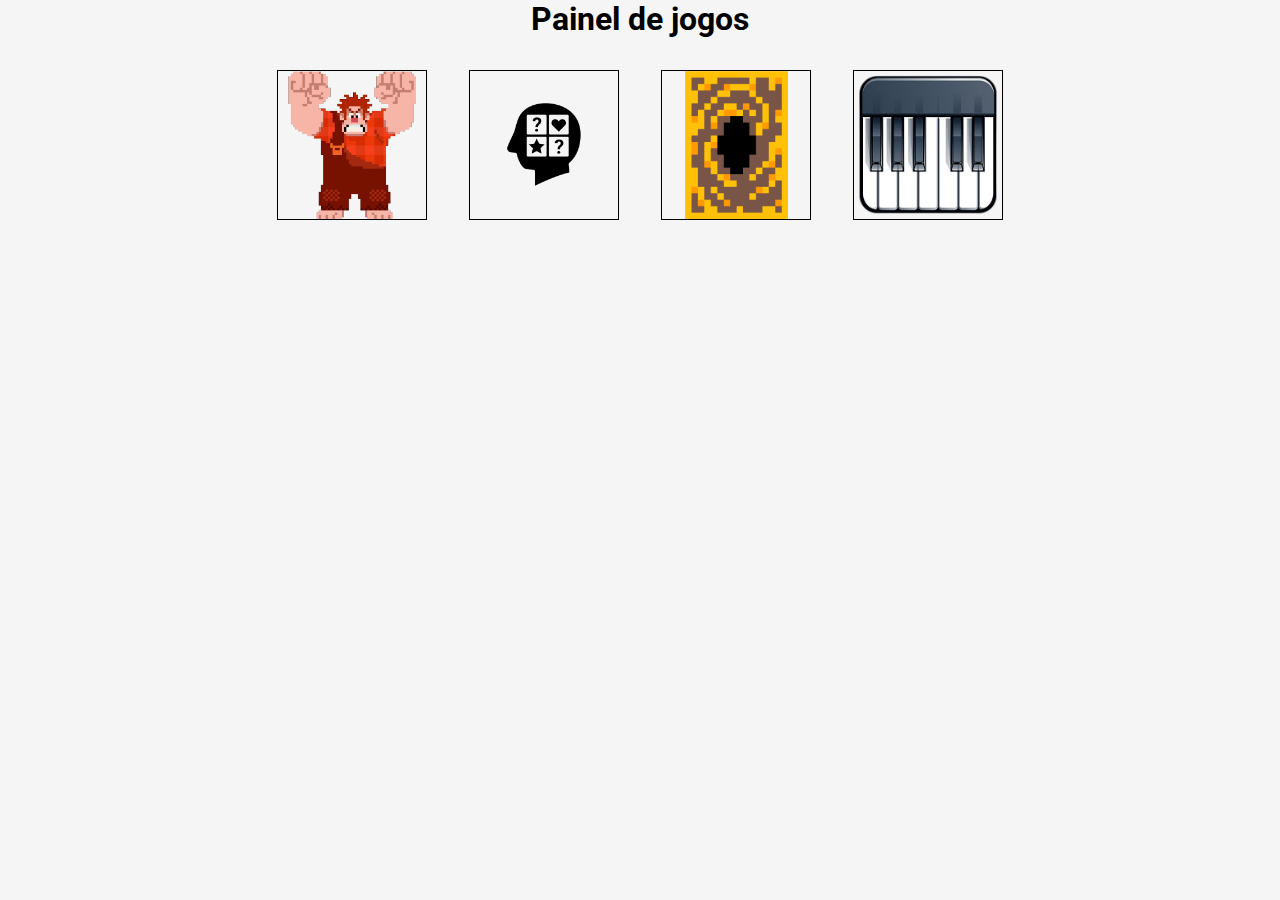
<file: index.html>
<!DOCTYPE html>
<html lang="pt-BR">
<head>
  <meta charset="UTF-8">
  <meta name="viewport" content="width=device-width, initial-scale=1.0">
  
  <link href="https://fonts.googleapis.com/css2?family=Roboto:wght@400;700&display=swap" rel="stylesheet">
  
  <link rel="stylesheet" href="./src/styles/main.css">
  <title>Painel de jogos</title>
</head>
<body>
  <div id="painel" class="container">
    <h1>Painel de jogos</h1>
    <div class="game-container">
      <div id="DetonaRalph" class="game">
        <img src="./src/images/ralph.png" alt="Atalho para o jogo Detona Ralph" >
      </div>
      <div id="JogoDaMemoria" class="game">
        <img src="./src/images/memoria.png" alt="Atalho para o jogo da memória" >
      </div>
      <div id="Jokenpô - Yu-Gi" class="game">
        <img src="./src/images/jokenpo.png" alt="Atalho para o jogo Jokenpô" >
      </div>
      <div id="SimuladorPiano" class="game">
        <img src="./src/images/piano.png" alt="Atalho para o piano virtual " >
      </div>
    </div>
  </div>

  <div id="render-game"></div>
  <script src="./src/scripts/main.js"></script>
</body>
</html>
</file>
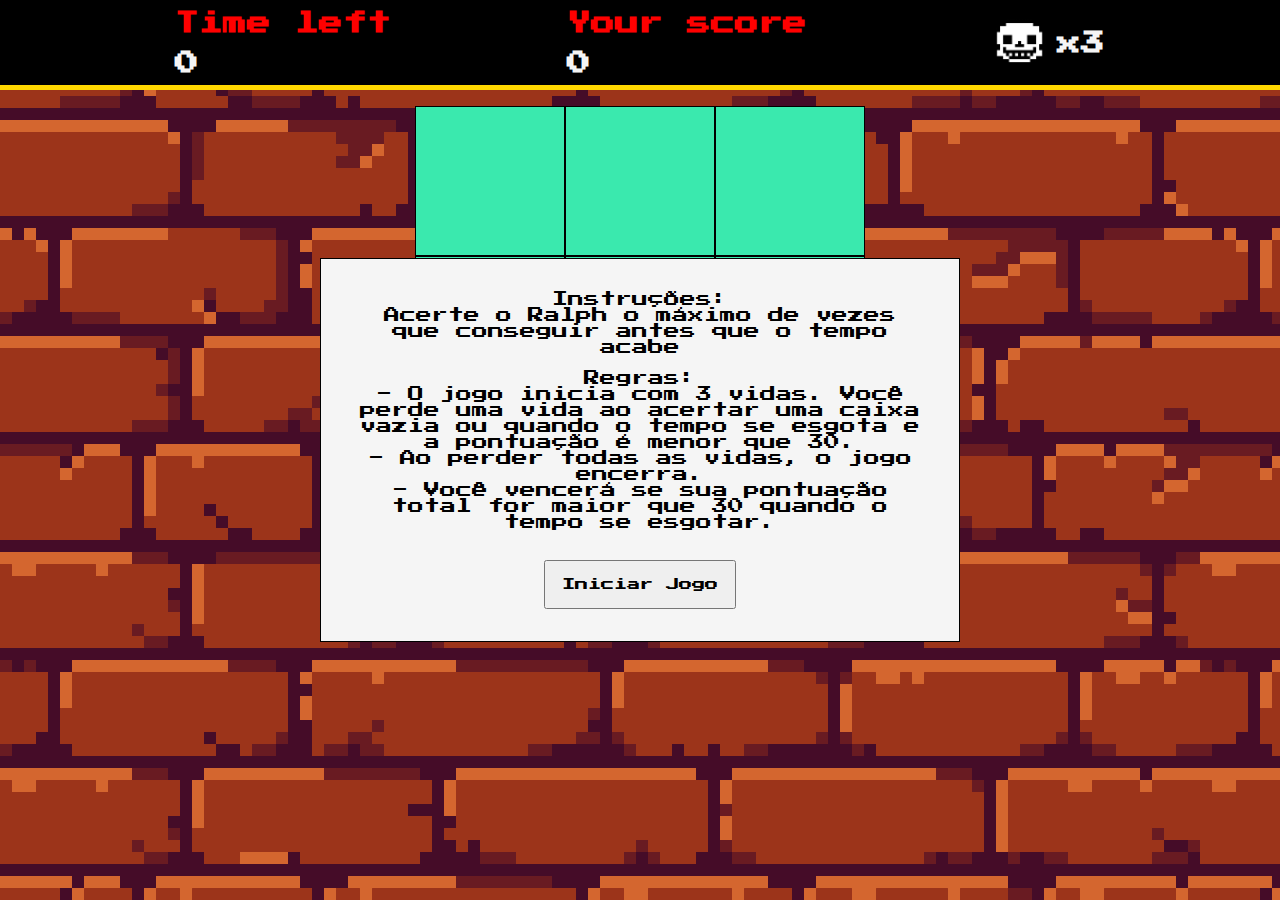
<file: desenvolvimento jogos/DetonaRalph/index.html>
<!DOCTYPE html>
<html lang="pt-BR">
  <head>
    <meta charset="UTF-8" />
    <meta name="viewport" content="width=device-width, initial-scale=1.0" />
    <title>Detona Ralph</title>
    <link rel="icon" href="./src/images/favicon.png" type="image/x-icon" />
    <link rel="stylesheet" href="./src/styles/main.css" />
    <link rel="stylesheet" href="./src/styles/reset.css" />

    <link rel="preconnect" href="https://fonts.googleapis.com" />
    <link rel="preconnect" href="https://fonts.gstatic.com" crossorigin="" />
    <link
      href="https://fonts.googleapis.com/css2?family=Bebas+Neue&family=Press+Start+2P&display=swap"
      rel="stylesheet"
    />
  </head>
  <body>
    <div class="container">
      <div class="menu">
        <div class="menu-time">
          <h2 style="color: red">Time left</h2>
          <h2 id="time-left">0</h2>
        </div>
        <div class="menu-score">
          <h2 style="color: red">Your score</h2>
          <h2 id="score">0</h2>
        </div>
        <div class="menu-lives">
          <img
            src="./src/images/lives.png"
            alt="caveira sorrindo"
            style="width: 75px"
          />
          <h2 id="lives">x3</h2>
        </div>
      </div>
      <div class="panel">
        <div class="panel-row">
          <div class="square" id="1"></div>
          <div class="square" id="2"></div>
          <div class="square" id="3"></div>
        </div>

        <div class="panel-row">
          <div class="square" id="4"></div>
          <div class="square" id="5"></div>
          <div class="square" id="6"></div>
        </div>

        <div class="panel-row">
          <div class="square" id="7"></div>
          <div class="square" id="8"></div>
          <div class="square" id="9"></div>
        </div>
      </div>
    </div>

    <script defer src="./src/scripts/engine.js"></script>
  </body>
</html>
</file>
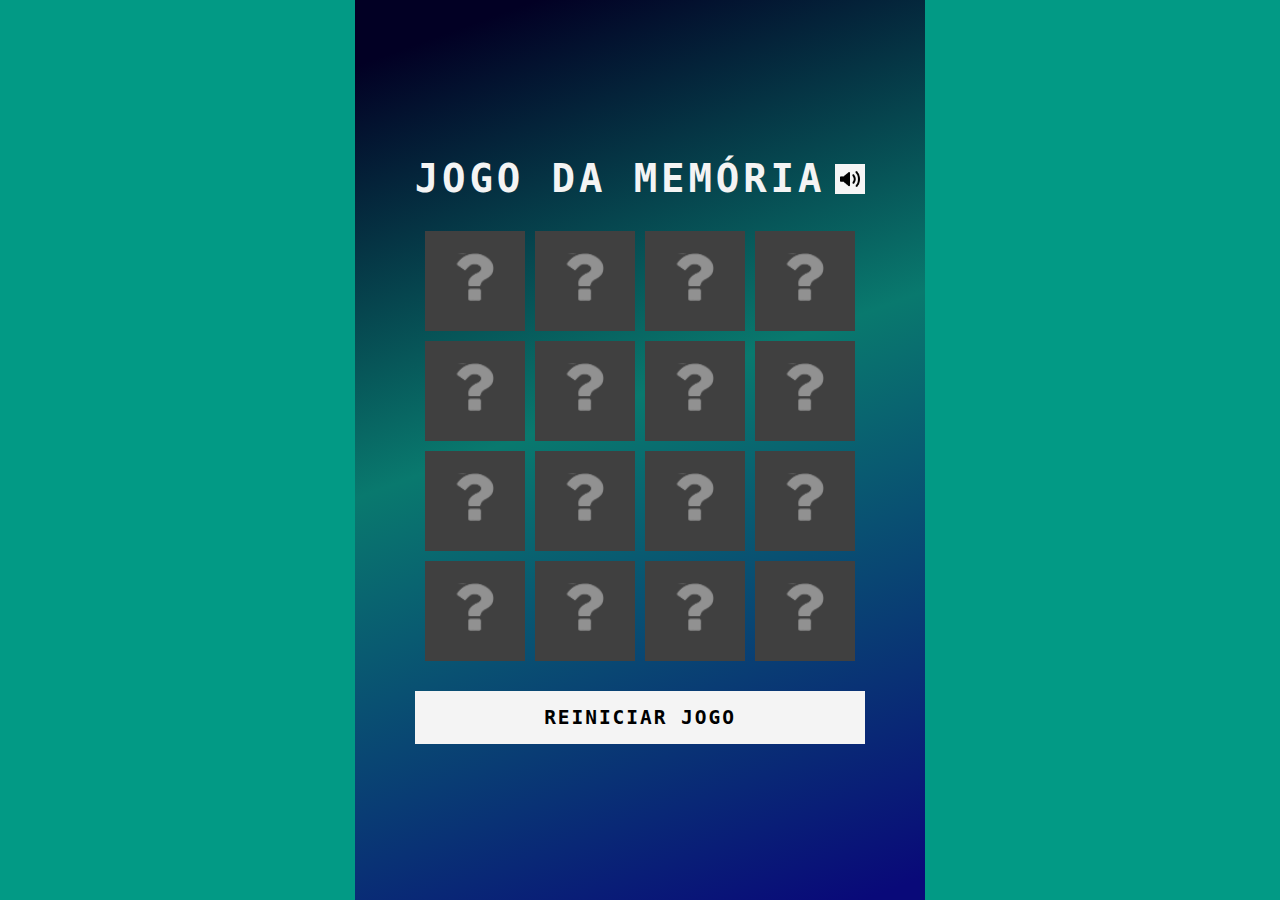
<file: desenvolvimento jogos/JogoDaMemoria/index.html>
<!DOCTYPE html>
<html lang="pt-BR">
<head>
  <meta charset="UTF-8">
  <meta name="viewport" content="width=device-width, initial-scale=1.0">
  <title>Jogo da Memória</title>
  <link rel="icon" href="./src/images/favicon.png" type="image/x-icon">
  <link rel="stylesheet" href="./src/styles/main.css">
  <link rel="stylesheet" href="./src/styles/reset.css">
</head>
<body>
  <div class="container">
    <div class="head">
      <h2>Jogo da Memória</h2>
      <div id="sound" style="background-color: #f5f5f5;" 
      class="unmuted"></div>
    </div>    
    <div class="game"></div>
    <button id="reset" class="reset" onclick="window.location.reload()">
      Reiniciar Jogo
    </button>
  </div>

  <script src="./src/scripts/engine.js"></script>
</body>
</html>
</file>
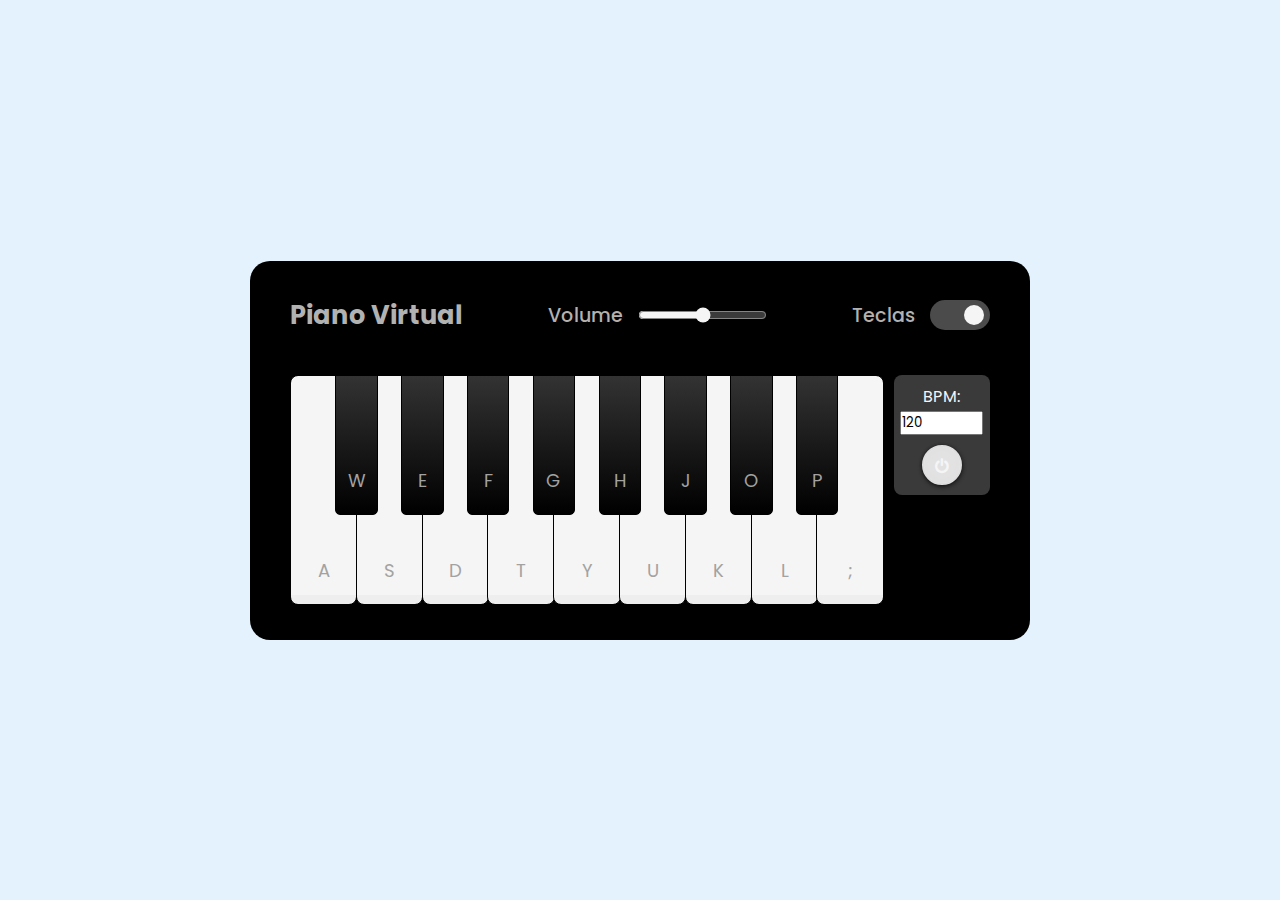
<file: desenvolvimento jogos/SimuladorPiano/index.html>
<!DOCTYPE html>
<html lang="pt-BR">
  <head>
    <meta charset="UTF-8" />
    <meta name="viewport" content="width=device-width, initial-scale=1.0" />
    <title>Simluador de Piano</title>
    <link rel="stylesheet" href="./src/styles/main.css" />
    <link rel="stylesheet" href="./src/styles/reset.css" />
    <link rel="icon" href="./src/images/favicon.png" type="image/x-icon" />

    <link rel="preconnect" href="https://fonts.googleapis.com" />
    <link rel="preconnect" href="https://fonts.gstatic.com" crossorigin />
    <link
      rel="stylesheet"
      href="https://fonts.googleapis.com/css2?family=Poppins:ital,wght@0,100;0,200;0,400;0,700;1,100;1,200;1,300;1,400&display=swap"
    />
    <link rel="stylesheet" href="https://maxcdn.bootstrapcdn.com/font-awesome/4.5.0/css/font-awesome.min.css">
  </head>
  <body>
    <div class="container">
      <header>
        <h2>Piano Virtual</h2>
        <div class="column volume-slider">
          <span>Volume</span>
          <input type="range" min="0" max="1" value="0.5" step="any" />
        </div>
        <div class="column keys-check">
          <span>Teclas</span> <input type="checkbox" checked />
        </div>
      </header>
      <ul class="piano-keys">
        <li class="key white" data-key="a"><span>a</span></li>
        <li class="key black" data-key="w"><span>w</span></li>
        <li class="key white" data-key="s"><span>s</span></li>
        <li class="key black" data-key="e"><span>e</span></li>
        <li class="key white" data-key="d"><span>d</span></li>
        <li class="key black" data-key="f"><span>f</span></li>
        <li class="key white" data-key="t"><span>t</span></li>
        <li class="key black" data-key="g"><span>g</span></li>
        <li class="key white" data-key="y"><span>y</span></li>
        <li class="key black" data-key="h"><span>h</span></li>
        <li class="key white" data-key="u"><span>u</span></li>
        <li class="key black" data-key="j"><span>j</span></li>
        <li class="key white" data-key="k"><span>k</span></li>
        <li class="key black" data-key="o"><span>o</span></li>
        <li class="key white" data-key="l"><span>l</span></li>
        <li class="key black" data-key="p"><span>p</span></li>
        <li class="key white" data-key=";"><span>;</span></li>

        <li class="key metronome-key" data-key="metronome">
          <div class="metronome-panel">
            <label for="bpm">BPM:</label>
            <input type="number" id="bpm" value="120" min="1" max="200" />
            <a class="power-button" id="power-button"><i class="fa fa-power-off"></i></a>
          </div>
        </li>
      </ul>
    </div>

    <script src="./src/scripts/engine.js" defer></script>
  </body>
</html>
</file>
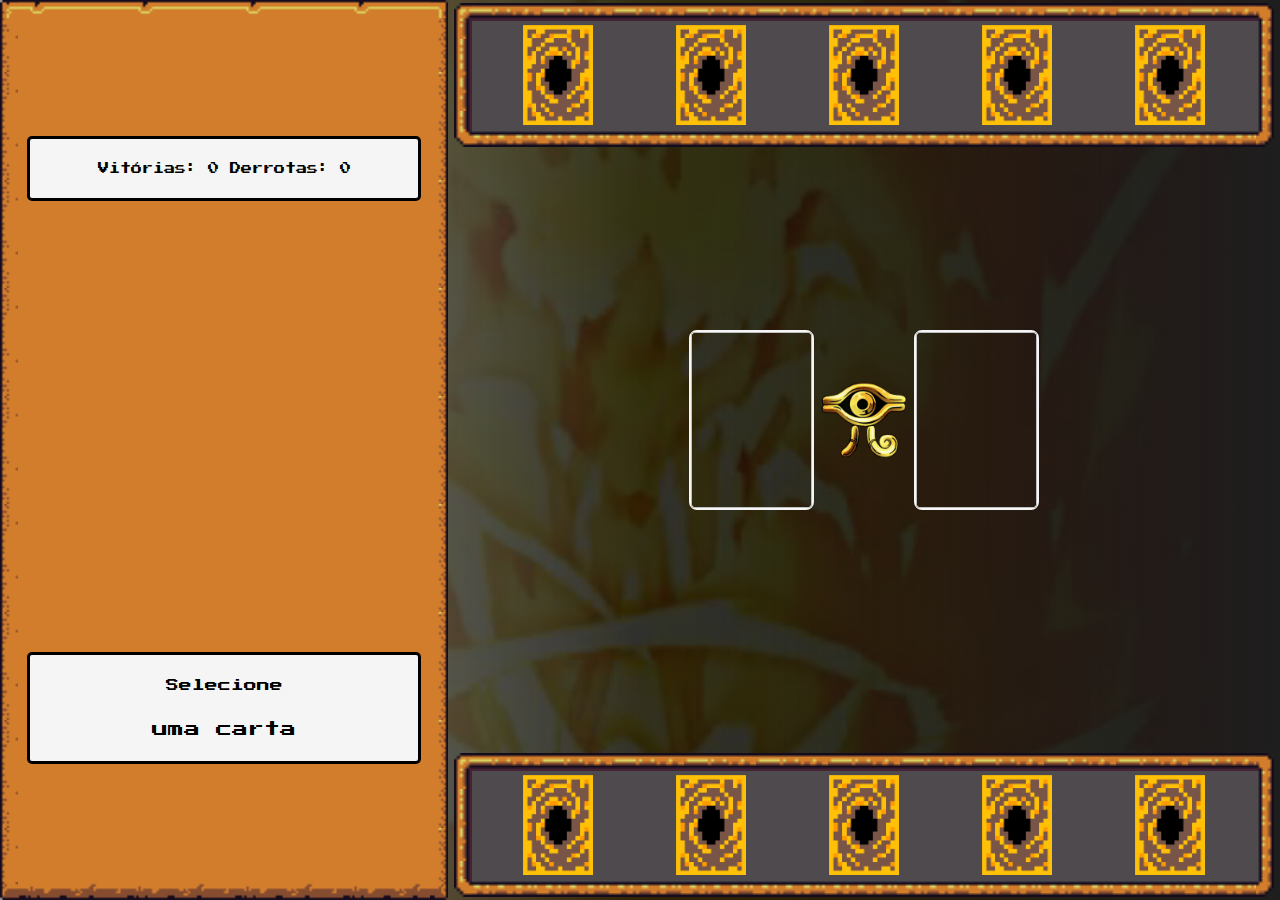
<file: Jogos/Jokenpô - Yu-Gi/index.html>
<!DOCTYPE html>
<html lang="pt-BR">
  <head>
    <meta charset="UTF-8" />
    <meta name="viewport" content="width=device-width, initial-scale=1.0" />
    <link rel="stylesheet" href="./src/styles/buttons.css" />
    <link rel="stylesheet" href="./src/styles/containers_and_frames.css" />
    <link rel="stylesheet" href="./src/styles/main.css" />
    <link rel="stylesheet" href="./src/styles/reset.css" />
    <link
      rel="icon"
      href="./src/assets/favicon/Favicon.ico"
      type="image/x-icon"
    />

    <link rel="preconnect" href="https://fonts.googleapis.com" />
    <link rel="preconnect" href="https://fonts.gstatic.com" crossorigin="" />
    <link
      rel="stylesheet"
      href="https://fonts.googleapis.com/css2?family=Bebas+Neue&family=Press+Start+2P&display=swap"
    />
    <title>Jokenpô - Yu-Gi-Oh</title>
  </head>
  <body>
    <div class="bg-video">
      <video class="video" autoplay muted loop>
        <source src="./src/assets/videos/yugi.mp4" type="video/mp4" />
      </video>
    </div>
    <div class="container">
      <div class="container_left framed-golden-2">
        <div class="score_box frame">
          <span id="score_points">Vitórias: 0  Derrotas: 0</span>
        </div>

        <div class="menu_avatar">
          <img id="card-image" />
        </div>

        <div class="card_details frame">
          <p id="card-name">Selecione</p>
          <p id="card-type">uma carta</p>
        </div>
      </div>
      <div class="container_right">
        <div class="card-box_container">
          <div class="card-box framed" id="computer-card"></div>

          <div class="card-versus">
            <div class="versus-top">
              <div class="card-infield">
                <img id="player-field-card"/>
              </div>

              <img
                height="100px"
                src="./src/assets/icons/millenium2.png"
                alt="Icone Millenium2"
              />

              <div class="card-infield">
                <img id="computer-field-card"/>
              </div>
            </div>

            <div class="versus-bottom">
              <button id="next-duel" class="rpgui-button" onclick="resetDuel()">
                Empate
              </button>
            </div>
          </div>
          <div class="card-box framed" id="player-card"></div>
        </div>
      </div>
    </div>

    <script defer src="./src/scripts/engine.js"></script>
  </body>
</html>
</file>
<file: src/styles/main.css>
* {
  margin: 0;
  padding: 0;
  box-sizing: border-box;
}

body {
  font-family: 'Roboto', sans-serif;
  background-color: #f5f5f5;
}

.container {
  display: flex;
  flex-direction: column;
  align-items: center;
}

.game-container {
  display: flex;
  margin-top: 2rem;
  width: 60%;
  justify-content: space-around;
}

.game {
  width: 150px;
  height: 150px;
  border: 1px solid #000;
  display: flex;
  justify-content: center;
  align-items: center;
  cursor: pointer;
}

.game img {
  max-width: 100%;
  max-height: 100%;
  width: auto;
  height: auto;
}
</file>
<file: desenvolvimento jogos/DetonaRalph/src/styles/main.css>
.container {
  display: flex;
  flex-direction: column;
  height: 100vh;
  background-image: url("../images/wall.png");
}

.menu {
  display: flex;
  justify-content: space-evenly;
  align-items: center;

  height: 90px;
  width: 100%;
  background-color: #000000;
  color: #f5f5f5;
  border-bottom: 5px solid #ffd700;
}

.menu-time h2:nth-child(2),
.menu-score h2:nth-child(2) {
  margin-top: 1rem;
}

.menu-lives {
  display: flex;
  align-items: center;
  justify-content: center;
}

.panel {
  margin-top: 1rem;
  display: flex;
  align-items: center;
  justify-content: center;
}

.square {
  height: 150px;
  width: 150px;
  border: 1px solid #000000;
  background-color: #3ae9ae;
}

.enemy {
  background-image: url("../images/ralph.png");
  background-size: cover;
}

#start-game,
#end-game {
  position: fixed;
  top: 50%;
  left: 50%;
  transform: translate(-50%, -50%);
  background: #f5f5f5;
  padding: 2rem;
  border: 1px solid #000000;
  z-index: 9999;
}

.center-content {
  text-align: center;
  display: flex;
  flex-direction: column;
  align-items: center;
  justify-content: center;
}
</file>
<file: desenvolvimento jogos/JogoDaMemoria/src/styles/main.css>
body {
  display: flex;
  justify-content: center;
  align-items: center;
  min-height: 100vh;
  background: #029a85;
  user-select: none;
}

.container {
  position: relative;
  display: flex;
  flex-direction: column;
  justify-content: center;
  align-items: center;
  gap: 30px;
  background: linear-gradient(160deg,
      #020024 6%,
      #09796e 45%,
      #090979 98%);
  padding: 40px 60px;
  height: 100vh;
}

h2 {
  font-size: 3em;
  color: #f4f4f4;
  text-transform: uppercase;
  letter-spacing: 0.1em;
}

.reset {
  padding: 15px 20px;
  width: 100%;
  color: #000;
  background-color: #f4f4f4;
  border: none;
  font-size: 1.5em;
  letter-spacing: 0.1em;
  text-transform: uppercase;
  cursor: pointer;
  font-weight: 600;
}

.reset:focus {
  color: #ec38bc;
  background-color: #262809;
}

.game {
  width: 430px;
  height: 430px;
  display: flex;
  flex-wrap: wrap;
  gap: 10px;
  transform-style: preserve-3d;
  perspective: 500px;
}

.item {
  position: relative;
  width: 100px;
  height: 100px;
  display: flex;
  align-items: center;
  justify-content: center;
  background-color: #f4f4f4;

  font-size: 3em;
  transform: rotateY(180deg);
  transition: 0.25s;
}

.item::after {
  display: flex;
  align-items: center;
  justify-content: center;
  content: url("../images/cardBack.png");
  position: absolute;
  inset: 0;
  background: #404040;
  transition: 0.25s;
  transform: rotateY(0deg);
  backface-visibility: hidden;
}

.item.boxOpened {
  transform: rotateY(0deg);
}

.boxOpened::after,
.boxMatched::after {
  transform: rotateY(180deg);
}

.head {
  display: flex;
  align-items: center;
}

#sound {
  background-color: #f5f5f5;
  height: 30px;
  width: 30px;
  margin-left: 10px;
  border: 5px solid #f5f5f5;
}

.unmuted {
  background-image: url("../images/unmuted.png");
  background-size: cover;
}

.muted {
  background-image: url("../images/muted.png");
  background-size: cover;
}

#end-game {
  position: fixed;
  top: 50%;
  left: 50%;
  transform: translate(-50%, -50%);
  background: #f5f5f5;
  padding: 2rem;
  border: 1px solid #000000;
  z-index: 9999;
}

.center-content {
  text-align: center;
  display: flex;
  flex-direction: column;
  align-items: center;
  justify-content: center;
}

/* Responsividade */
@media only screen and (max-width: 555px) {
  .container {
    padding: 20px;
  }

  h2 {
    font-size: 1.5em;
  }
}
</file>
<file: desenvolvimento jogos/SimuladorPiano/src/styles/main.css>
body {
  display: flex;
  align-items: center;
  justify-content: center;
  min-height: 100vh;
  background-color: #e3f2fd;
  color: #f5f5f5;
}

.container {
  width: 780px;
  border-radius: 20px;
  padding: 35px 40px;
  background-color: black;
}

.container header {
  color: #b2b2b2;
  display: flex;
  align-items: center;
  justify-content: space-between;
}

header h2 {
  font-size: 1.6rem;
}

header .column {
  display: flex;
  align-items: center;
}

header .column span {
  font-weight: 500;
  margin-right: 15px;
  font-size: 1.19rem;
}

.volume-slider input {
  accent-color: #f5f5f5;
}

/* Teclas */
.keys-check input {
  width: 60px;
  height: 30px;
  appearance: none;
  border-radius: 30px;
  background-color: #4b4b4b;
  cursor: pointer;
  position: relative;
}

.keys-check input::before {
  content: "";
  height: 20px;
  width: 20px;
  background-color: #8c8c8c;
  top: 50%;
  left: 0.3rem;
  border-radius: inherit;
  position: absolute;
  transform: translateY(-50%);
  transition: all 0.3s ease;
}

.keys-check input:checked::before {
  left: 2.1rem;
  background-color: #f5f5f5;
}

.piano-keys {
  display: flex;
  margin-top: 40px;
}

.piano-keys .key {
  cursor: pointer;
  user-select: none;
  list-style: none;
  color: #a2a2a2;
  position: relative;
  text-transform: uppercase;
}

.piano-keys .white {
  width: 70px;
  height: 230px;
  border: 1px solid #000000;
  border-radius: 8px;
  background: linear-gradient(#f5f5f5 96%, #eee 4%);
}

.piano-keys .black {
  width: 44px;
  height: 140px;
  z-index: 2;
  margin: 0 -22px 0 -22px;
  border: 1px solid #000000;
  border-radius: 0 0 5px 5px;
  background: linear-gradient(#333, #000);
}

.piano-keys span {
  position: absolute;
  bottom: 20px;
  width: 100%;
  text-align: center;
  font-size: 1.13rem;
}

.piano-keys .white.active {
  box-shadow: inset -5px 5px 20px rgba(0, 0, 0, 0.2);
  background: linear-gradient(to bottom #f5f5f5 0%, #eee 100%);
}

.piano-keys .black.active {
  box-shadow: inset -5px 5px 10px rgba(255, 255, 255, 0.1);
  background: linear-gradient(to bottom #000, #434343);
}

.piano-keys .key.hide span {
  display: none;
}

/* Metronomo */
.piano-keys .metronome-key {
  width: 100px;
  height: 120px;
  margin-left: 10px;
  background-color: #3a3a3a;
  border-radius: 8px;
  display: flex;
  align-items: center;
  justify-content: center;
}

.metronome-panel {
  text-align: center;
  color: #f5f5f5;
}

#bpm-input {
  width: 40px;
}

/* Botão power */
a.power-button {
  display: block;
  width: 40px;
  height: 40px;
  font-size: 1em;
  border: 2px solid #dedede;
  background-color: #efefef;
  box-shadow: 0px 0px 40px 1px #ddd inset,
    0px 2px 4px rgba(0, 0, 0, 0.4),
    1px 1px 4px rgba(0, 0, 0, 0.3),
    -1px -1px 2px rgba(0, 0, 0, 0.1),
    -1px 1px 2px rgba(0, 0, 0, 0.1);
  text-align: center;
  line-height: 40px;
  margin: auto;
  margin-top: 10px;
  border-radius: 50%;
  transition: color 0.8s;
  transition-timing-function: cubic-bezier(0, 1, 0.5, 1);
}

.power-button:hover {
  box-shadow: 0px 2px 6px rgba(0, 0, 0, 0.4),
    1px 1px 6px rgba(0, 0, 0, 0.3),
    -1px -1px 4px rgba(0, 0, 0, 0.1),
    -1px 1px 4px rgba(0, 0, 0, 0.1);
}

.power-button.on {
  color: #2ecc71;
}
</file>
<file: Jogos/Jokenpô - Yu-Gi/src/styles/buttons.css>
/**
* Styling for buttons
*/

/* button style */
.rpgui-button {
  /* hide button default stuff */
  background-color: Transparent;
  background-repeat: no-repeat;
  border: none;
  overflow: hidden;
  outline: none;

  /* background */
  background: url("../assets/images/button.png") no-repeat no-repeat;
  background-clip: padding-box;
  background-origin: padding-box;
  background-position: center;
  background-size: 100% 100%;

  /* font size */
  font-size: 1em;

  /* default size and display */
  max-width: 100%;
  min-width: 140px;
  height: 60px;
  display: inline-block;

  /* padding */
  padding-left: 35px;
  padding-right: 35px;
}

/* button hover */
.rpgui-button.hover,
.rpgui-button:hover {
  background-image: url("../assets/images/button-hover.png");
}

/* button clicked */
.rpgui-button.down,
.rpgui-button:active {
  background-image: url("../assets/images/button-down.png");
}

/* golden button stuff */
.rpgui-button.golden p {
  display: inline-block;
}

/* golden button style */
.rpgui-button.golden {
  /* hide button default stuff */
  background-color: Transparent;
  background-repeat: no-repeat;
  border: none;
  overflow: hidden;
  outline: none;

  /* background */
  background: url("../assets/images/button-golden.png") no-repeat no-repeat;
  background-clip: padding-box;
  background-origin: padding-box;
  background-position: center;
  background-size: 100% 80%;

  /* default size and display */
  max-width: 100%;
  min-width: 140px;
  height: 60px;
  display: inline-block;

  /* padding */
  padding-top: 5px;
  padding-left: 35px;
  padding-right: 35px;
  overflow: visible;
}

/* button hover */
.rpgui-button.golden.hover,
.rpgui-button.golden:hover {
  background-image: url("../assets/images/button-golden-hover.png");
}

/* button clicked */
.rpgui-button.golden.down,
.rpgui-button.golden:active {
  background-image: url("../assets/images/button-golden-down.png");
}

.rpgui-button.golden:before {
  white-space: nowrap;
  display: inline-block;
  content: "";
  width: 34px;
  display: block;
  height: 110%;
  background: transparent url("../assets/images/button-golden-left.png") no-repeat
    right center;
  background-size: 100% 100%;
  margin: 0 0 0 0;
  left: 0px;
  float: left;
  margin-left: -46px;
  margin-top: -5%;
}

.rpgui-button.golden:after {
  white-space: nowrap;
  display: block;
  content: "";
  width: 34px;
  height: 110%;
  background: transparent url("../assets/images/button-golden-right.png") no-repeat
    left center;
  background-size: 100% 100%;
  margin: 0 0 0 0;
  right: 0px;
  float: right;
  margin-right: -46px;
  margin-top: -5%;
}

/*
.rpgui-button.golden:hover:before {

  background-image: url('img/button-golden-left-hover.png');
}

.rpgui-button.golden:hover:after {

  background-image: url('img/button-golden-right-hover.png');
}
*/
</file>
<file: Jogos/Jokenpô - Yu-Gi/src/styles/containers_and_frames.css>
/**
* customized divs (containers) and framed objects (background and frame image).
*/

/* game div without background image*/
.rpgui-container {
  /* position style and default z */
  position: fixed;
  z-index: 10;

  overflow: show;
}

/* game div with background image*/
.framed {
  /* border */
  border-style: solid;
  border-image-source: url("../assets/images/border-image.png");
  border-image-repeat: repeat;
  border-image-slice: 6 6 6 6;
  border-image-width: 18px;
  border-width: 15px;
  padding: 12px;

  /* internal border */
  box-sizing: border-box;
  -moz-box-sizing: border-box;
  -webkit-box-sizing: border-box;

  /* background */
  background: url("../assets/images/background-image.png") repeat repeat;
  background-clip: padding-box;
  background-origin: padding-box;
  background-position: center;
}

/* game div with golden background image*/
.framed-golden {
  /* border */
  border-style: solid;
  border-image-source: url("../assets/images/border-image-golden.png");
  border-image-repeat: repeat;
  border-image-slice: 4 4 4 4;
  border-image-width: 18px;
  border-width: 15px;
  padding: 12px;

  /* internal border */
  box-sizing: border-box;
  -moz-box-sizing: border-box;
  -webkit-box-sizing: border-box;

  /* background */
  background: url("../assets/images/background-image-golden.png") repeat repeat;
  background-clip: padding-box;
  background-origin: padding-box;
  background-position: center;
}

/* game div with golden2 background image*/
.framed-golden-2 {
  /* border */
  border-style: solid;
  border-image-source: url("../assets/images/border-image-golden2.png");
  border-image-repeat: repeat;
  border-image-slice: 8 8 8 8;
  border-image-width: 18px;
  border-width: 15px;
  padding: 12px;

  /* internal border */
  box-sizing: border-box;
  -moz-box-sizing: border-box;
  -webkit-box-sizing: border-box;

  /* background */
  background: url("../assets/images/background-image-golden2.png") repeat repeat;
  background-clip: padding-box;
  background-origin: padding-box;
  background-position: center;
}

/* game div with soft grey background image*/
.framed-grey {
  position: relative;

  /* border */
  border-style: solid;
  border-image-source: url("../assets/images/border-image-grey.png");
  border-image-repeat: repeat;
  border-image-slice: 3 3 3 3;
  border-image-width: 7px;
  border-width: 7px;
  padding: 12px;

  /* internal border */
  box-sizing: border-box;
  -moz-box-sizing: border-box;
  -webkit-box-sizing: border-box;

  /* background */
  background: url("../assets/images/background-image-grey.png") repeat repeat;
  background-clip: padding-box;
  background-origin: padding-box;
  background-position: center;
}
</file>
<file: Jogos/Jokenpô - Yu-Gi/src/styles/main.css>
.bg-video {
  position: absolute;
  z-index: -2;
  overflow: hidden;
  display: flex;
  justify-content: center;
  height: 100vh;
  width: 100vw;
}

.bg-video .bg-video {
  height: 100vh;

}

.bg-video::after {
  content: '';
  position: absolute;
  top: 0;
  left: 0;
  height: 100vh;
  width: 100vw;
  background-image:
    linear-gradient(90deg,
      rgba(162, 162, 162, 1) 0%,
      rgba(0, 0, 0, 0.8) 50%,
      rgba(30, 30, 30, 1) 100%);
  z-index: 2;
}

.container {
  position: relative;
  z-index: 2;
  display: flex;
  align-items: center;
  height: 100vh;
  width: 100vw;
}

/* Container a esquerda */
.container_left {
  width: 35%;
  min-width: 300px;
  display: flex;
  flex-direction: column;
  align-items: center;
  justify-content: space-around;
  height: 100vh;
  text-wrap: nowrap;
  text-align: center;
}

.score_box {
  background-color: #f5f5f5;
  padding: 1.5rem;
  width: 100%;
  display: flex;
  flex-direction: column;
  text-wrap: balance;
}

.frame {
  border: 3px solid #000;
  border-radius: 5px;
}

#score_points {
  font-size: .7rem;
  color: #000;
}

.card_details {
  background-color: #f5f5f5;
  padding: 1.5rem;
  display: flex;
  flex-direction: column;
  align-items: center;
  justify-content: space-between;
  height: 7rem;
  width: 100%;
  text-wrap: balance;
}

#card-name {
  font-size: .8rem;
}

#card-type {
  font-size: 1rem;
}

/* Container a direita */
.container_right {
  width: 65%;
  min-width: 300px;
  display: flex;
  flex-direction: column;
  align-items: center;
  justify-content: space-around;
  height: 100vh;
  text-wrap: nowrap;
  text-align: center;
}

.card-box_container {
  height: 100vh;
  display: flex;
  flex-direction: column;
  justify-content: space-between;
  padding: .2rem .4rem;
  width: 100%;
}

.card-box {
  height: 9rem;
  width: 100%;
  display: flex;
  align-items: center;
  justify-content: space-around;
}

.card-versus {
  display: flex;
  flex-direction: column;
  justify-content: center;
  padding-top: .2rem;
  height: 300px;
}

.card-infield {
  height: 8rem;
  border-radius: 8px;
  border: 2px solid #f5f5f5;
  height: 180px;
  width: 125px;
}

.card-infield img {
  height: 100%;
  width: 100%;
  object-fit: cover;
}

.card {
  transition: transform .2s;
}

.card:hover {
  transform: scale(1.2);
}

.versus-top,
.versus-bottom {
  display: flex;
  justify-content: center;
  align-items: center;
  padding: 1.5rem;
}

.versus-bottom {
  margin-top: 1rem;
}

#next-duel {
  display: none;
}

/* Responsividade */
</file>
